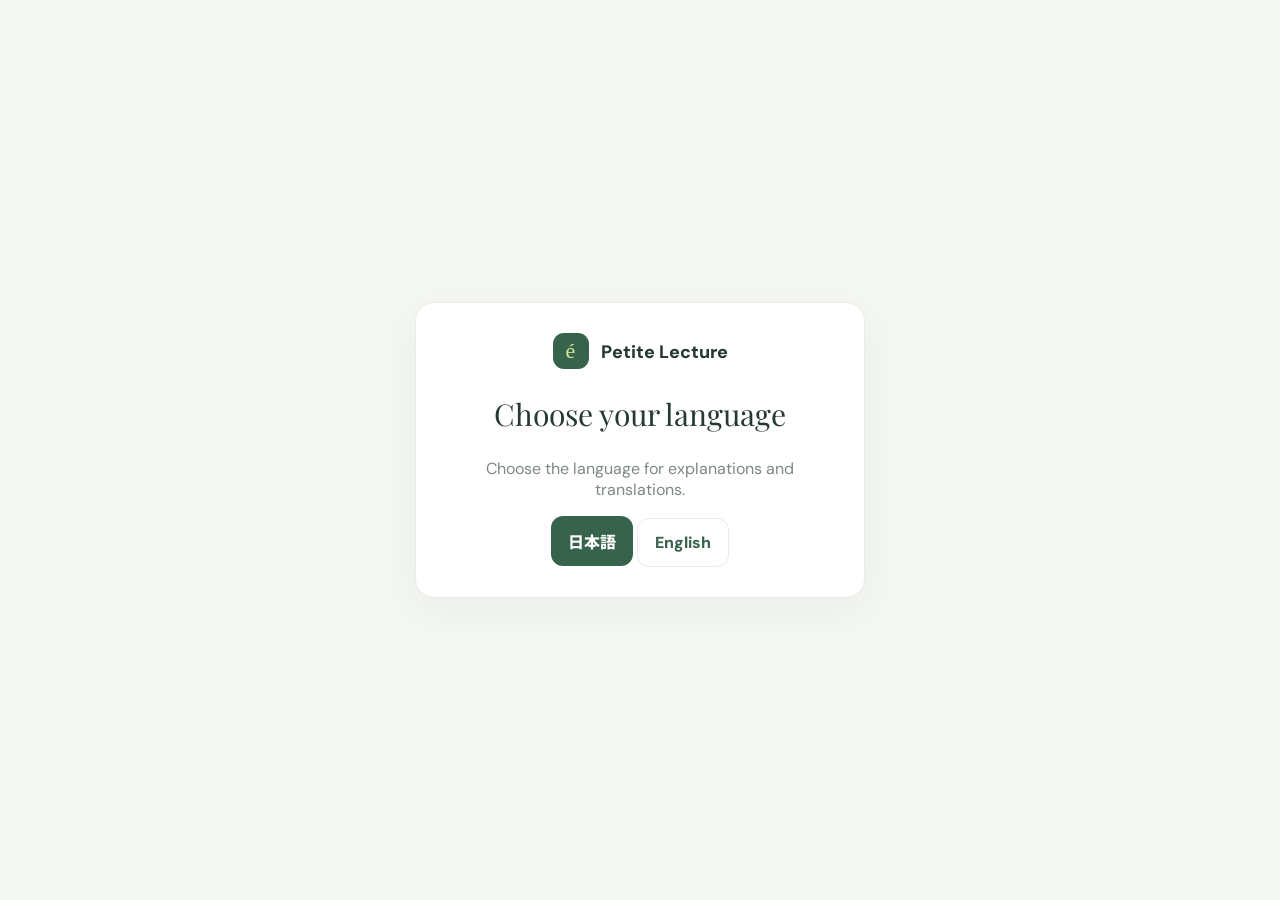
<file: index.html>
<!doctype html><html lang="ja"><head><meta charset="utf-8"><meta name="viewport" content="width=device-width,initial-scale=1,viewport-fit=cover"><meta name="theme-color" content="#37634d"><meta name="description" content="短いフランス語の物語を読みながら語句を学ぶアプリ"><link rel="manifest" href="manifest.webmanifest"><link rel="icon" href="icons/icon.svg" type="image/svg+xml"><link rel="apple-touch-icon" href="icons/icon.svg"><title>Petite Lecture</title><link rel="stylesheet" href="styles.css"><link rel="stylesheet" href="mobile.css"></head><body><div id="app"></div><script src="i18n/ui.js"></script><script src="books/sample-book/chapter-1.js"></script><script src="app.js"></script><script src="voice-picker.js"></script><script src="reading-enhancements.js"></script><script>if('serviceWorker'in navigator)window.addEventListener('load',()=>navigator.serviceWorker.register('./service-worker.js'));</script></body></html>
</file>
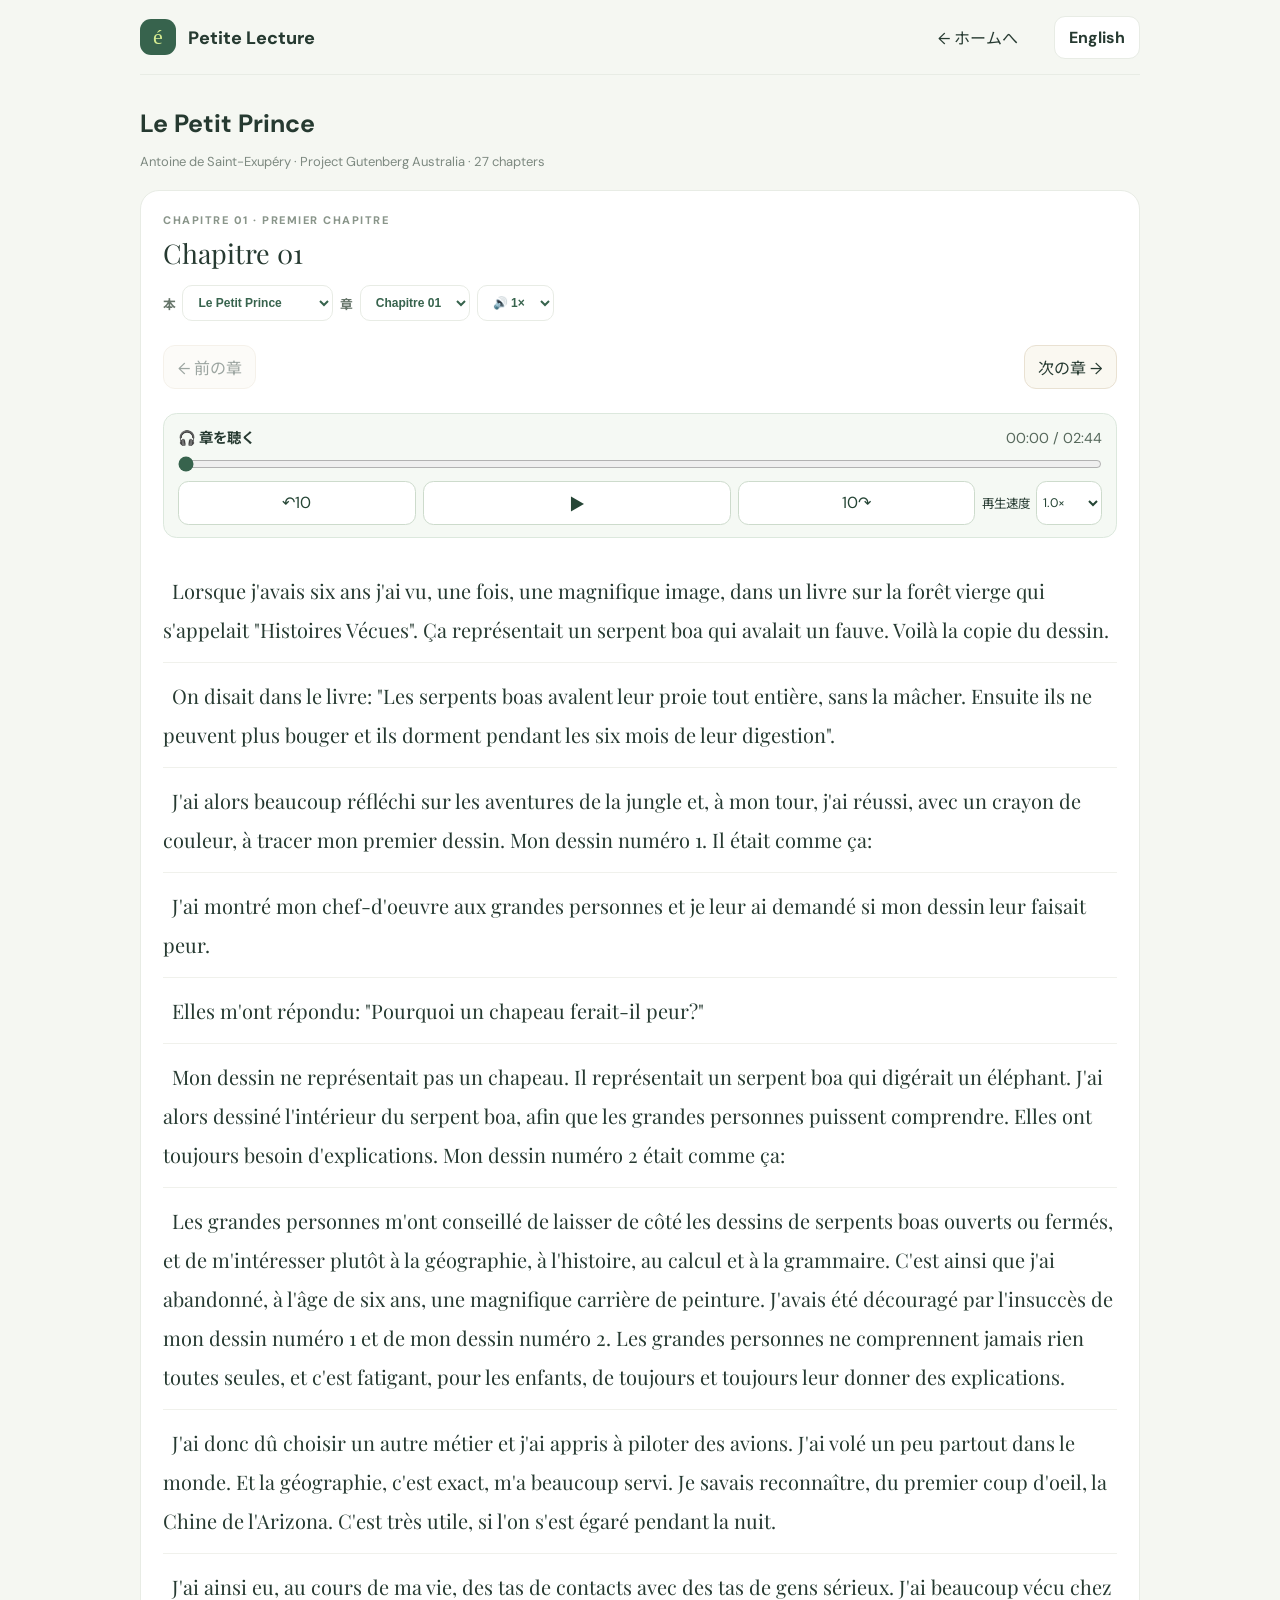
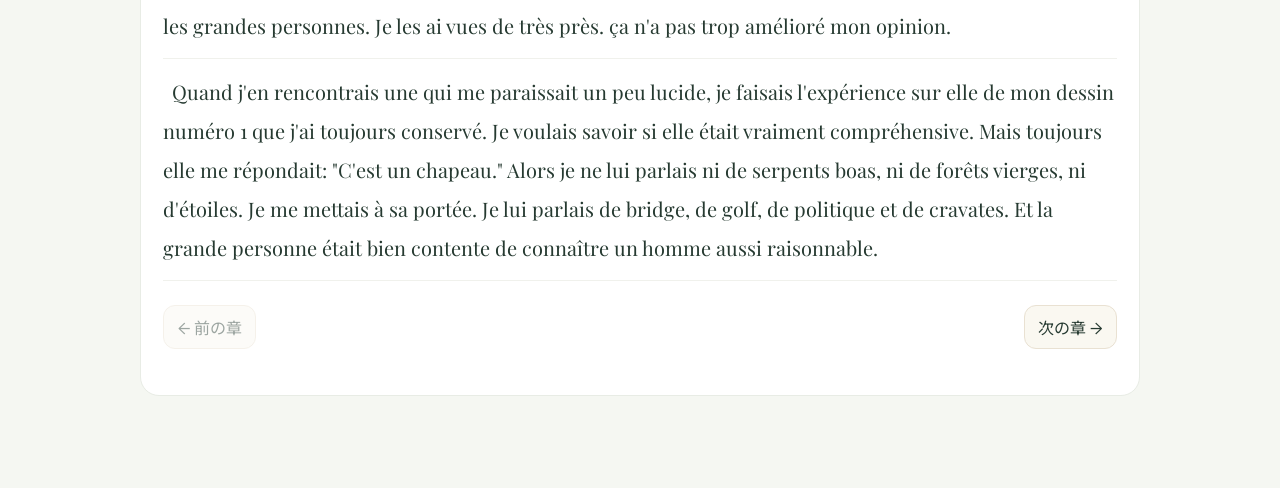
<file: reader.html>
<!doctype html>
<html lang="ja">
<head>
  <meta charset="utf-8">
  <meta name="viewport" content="width=device-width,initial-scale=1,viewport-fit=cover">
  <meta name="theme-color" content="#37634d">
  <title>Le Petit Prince · Petite Lecture</title>
  <link rel="icon" href="icons/icon.svg" type="image/svg+xml">
  <link rel="stylesheet" href="styles.css">
  <link rel="stylesheet" href="mobile.css">
  <link rel="stylesheet" href="books/le-petit-prince/reader.css">
</head>
<body>
  <div id="app"></div>
  <script src="books/le-petit-prince/loader.js"></script>
  <script src="reader-narration-player.js"></script>
  <script src="reader-release.js"></script>
  <script src="books/le-petit-prince/reader-view.js"></script>
  <script>render();</script>
</body>
</html>
</file>
<file: styles.css>
@import url('https://fonts.googleapis.com/css2?family=DM+Sans:wght@400;600;700;800&family=Noto+Sans+JP:wght@400;600;700&family=Playfair+Display:wght@600;700&display=swap');
:root{--ink:#263a31;--green:#37634d;--pale:#f5f7f2;--lime:#d5eb91;--muted:#7d8980;--line:#e8ece5}*{box-sizing:border-box}body{margin:0;background:var(--pale);color:var(--ink);font-family:'DM Sans','Noto Sans JP',sans-serif}button{font:inherit;cursor:pointer;color:inherit}.shell{max-width:1050px;margin:auto;padding:0 25px 60px}.top{height:75px;display:flex;align-items:center;gap:25px;border-bottom:1px solid var(--line)}.brand{font-weight:800;font-size:18px}.brand b{display:inline-grid;place-items:center;background:var(--green);color:var(--lime);border-radius:11px;width:36px;height:36px;margin-right:8px;font:22px Georgia}.nav{display:flex;gap:5px;margin-left:auto}.nav button,.lang{border:0;background:transparent;padding:10px 14px;border-radius:11px;color:var(--muted);font-weight:700}.nav .active,.nav button:hover{background:#e9efe6;color:var(--green)}.lang{border:1px solid var(--line);background:white;color:var(--ink)}main{padding:32px 0}.welcome{display:flex;justify-content:space-between;align-items:center;margin-bottom:23px}.eyebrow{font-size:11px;letter-spacing:1.5px;color:#89958a;font-weight:800;text-transform:uppercase}.welcome h1{font-size:28px;margin:8px 0 5px;letter-spacing:-.6px}.muted{color:var(--muted)}.streak,.metric,.progress,.mini,.reading,.aside,.quiz{background:white;border:1px solid var(--line);border-radius:19px;padding:18px}.streak{font-weight:800}.streak span{font-size:21px;margin-right:6px}.grid{display:grid;grid-template-columns:1.15fr .85fr;gap:15px}.hero{background:var(--green);color:white;border-radius:23px;padding:27px;min-height:228px;position:relative;overflow:hidden}.hero:after{content:'é';position:absolute;right:12px;bottom:-65px;font:220px Georgia;color:#ffffff0c}.hero label{font-size:11px;color:#e3f2c6;background:#ffffff1a;padding:7px 10px;border-radius:9px}.hero h2{font:34px 'Playfair Display',serif;margin:20px 0 6px}.hero p{color:#d4dfd7;font-size:13px}.primary,.secondary,.next{border:0;border-radius:12px;padding:13px 17px;font-weight:800}.primary{background:var(--lime);position:relative}.secondary{background:white;color:var(--green);border:1px solid var(--line)}.metrics{display:grid;grid-template-columns:1fr 1fr;gap:12px}.metric{min-height:105px}.metric strong{display:block;font-size:29px;margin:8px 0 1px}.metric span{font-size:12px;color:var(--muted)}.head{display:flex;align-items:center;justify-content:space-between;margin:25px 0 12px}.head h3{margin:0;font-size:16px}.bars{display:grid;grid-template-columns:repeat(4,1fr);gap:15px}.barlabel{display:flex;justify-content:space-between;font-size:11px;color:var(--muted);margin-bottom:7px}.track{height:7px;border-radius:9px;background:#edf0e9;overflow:hidden}.fill{height:100%;background:#a8c876}.lower{display:grid;grid-template-columns:1fr 1fr;gap:14px;margin-top:14px}.mini h3{font-size:14px;margin:0 0 11px}.quote{font:20px 'Playfair Display',serif}.quote small{display:block;font:12px 'DM Sans',sans-serif;color:var(--muted);margin-top:7px}.pageTitle{margin-bottom:20px}.pageTitle h1{font-size:25px;margin:0 0 5px}.pageTitle p{font-size:13px;color:var(--muted)}.quizWrap{max-width:700px;margin:auto}.quizMeta{display:flex;justify-content:space-between;color:var(--muted);font-size:13px;margin:0 0 9px}.quiz{padding:30px;box-shadow:0 12px 40px #203d270c}.french{font:36px 'Playfair Display',serif;margin:8px 0 20px}.prompt{color:var(--muted);font-size:14px;margin:18px 0 7px}.choices{display:grid;gap:10px}.choice{padding:14px 16px;text-align:left;background:white;border:1.5px solid var(--line);border-radius:13px;min-height:52px;font-weight:600}.choice:hover{border-color:#9dbd69}.choice.good{background:#edf6e9;border-color:#75a65b}.choice.bad{background:#fff0ec;border-color:#df9788}.feedback{margin-top:14px;padding:13px;border-radius:12px;font-weight:700}.ok{background:#edf6e9;color:#46774c}.no{background:#fff0ec;color:#a14e41}.foot{display:flex;justify-content:space-between;align-items:center;margin-top:16px;font-size:12px;color:var(--muted)}.next{background:var(--green);color:white}.next:disabled{opacity:.35}.speaker,.smallbtn{background:white;border:1px solid var(--line);border-radius:50%;width:39px;height:39px;font-size:16px}.smallbtn{width:auto;height:auto;border-radius:10px;padding:9px 11px;font-size:12px;color:var(--green);font-weight:700}.readgrid{display:grid;grid-template-columns:1.25fr .75fr;gap:15px}.reading,.aside{padding:22px}.storytitle{font:27px 'Playfair Display',serif;margin:8px 0}.sentence{font:20px/1.8 'Playfair Display',serif;padding:13px 0;border-bottom:1px solid #f0f1ec}.word{font:inherit;border:0;background:transparent;padding:2px;border-radius:4px}.word:hover{background:#edf4de}.trans{display:block;font:13px 'DM Sans','Noto Sans JP',sans-serif;color:var(--muted)}.detail{background:#f4f7ee;padding:13px;border-radius:12px;margin-top:14px;font-size:13px;line-height:1.6}.detail strong{font:19px 'Playfair Display',serif}.detail p{margin:6px 0;color:var(--green)}.aside h3{margin:0 0 12px}.asideRow{display:flex;justify-content:space-between;font-size:12px;margin:13px 0}.controls{display:flex;gap:7px;flex-wrap:wrap;margin:14px 0}.optionLabel{font-size:10px;color:var(--muted);letter-spacing:1px}.done{text-align:center;padding:35px}.done h1{font:30px 'Playfair Display',serif}.empty{color:var(--muted);font-size:13px}.first{min-height:100vh;display:grid;place-items:center;padding:20px}.first .quiz{text-align:center;max-width:450px;width:100%}.first h1{font:30px 'Playfair Display',serif}@media(max-width:700px){.shell{padding:0 15px 70px}.top{height:65px;gap:6px}.brand{font-size:14px}.brand b{width:32px;height:32px}.nav{position:fixed;z-index:3;bottom:0;left:0;right:0;background:#fffffff2;border-top:1px solid var(--line);justify-content:space-around;padding:7px 4px env(safe-area-inset-bottom,7px);backdrop-filter:blur(10px)}.nav button{font-size:11px;padding:10px}.main{padding-top:23px}.welcome h1{font-size:23px}.streak{font-size:11px;padding:9px}.grid{grid-template-columns:1fr}.hero{min-height:210px}.hero h2{font-size:30px}.lower{grid-template-columns:1fr}.bars{grid-template-columns:1fr 1fr}.readgrid{grid-template-columns:1fr}.quiz{padding:22px 17px}.french{font-size:29px}.sentence{font-size:18px}.aside{order:2}}

.install{border:0;border-radius:10px;background:var(--green);color:white;padding:9px 12px;font-size:12px;font-weight:700;white-space:nowrap}@media(max-width:700px){.top{flex-wrap:wrap}.install{margin-left:auto;padding:8px 10px}.lang{padding:8px 10px}}

.speechNotice{position:fixed;z-index:5;left:50%;bottom:85px;transform:translateX(-50%);width:min(92vw,460px);padding:13px 16px;border-radius:12px;background:#263a31;color:white;box-shadow:0 8px 28px #203d2733;font-size:13px;line-height:1.5}@media(min-width:701px){.speechNotice{bottom:24px}}.hero:after{pointer-events:none}

.nav .readerHomeLink { display: inline-flex; align-items: center; min-height: 40px; padding: .4rem .7rem; color: inherit; text-decoration: none; border-radius: .55rem; }
.nav .readerHomeLink:hover, .nav .readerHomeLink:focus-visible { background: #edf4ec; }
</file>
<file: mobile.css>
/* Touch-friendly layout for current iPhone Safari viewports. */
.hero::after{pointer-events:none}
@media(max-width:700px){
  .shell{padding-top:env(safe-area-inset-top)}
  .nav button{min-height:44px;min-width:70px;touch-action:manipulation}
  .primary,.secondary,.smallbtn,.speaker,.word{touch-action:manipulation}
  .controls select{max-width:100%}
}
</file>
<file: books/le-petit-prince/reader.css>
#app .pgaBookContent .controls {
  align-items: center;
}

#app .bookSelectorLabel {
  display: inline-flex;
  align-items: center;
  gap: 0.4rem;
  color: #66756a;
  font-size: 0.8rem;
  font-weight: 700;
}

#app .bookSelectorLabel select {
  max-width: min(72vw, 22rem);
}

#app .pgaBookContent .sourceLanguageNote {
  margin: 0.6rem 0 1.5rem;
  font-size: 0.85rem;
}

#app .pgaBookContent .sourceParagraphText {
  margin: 0;
  line-height: 1.95;
  text-indent: 0.45em;
}

#app .pgaBookContent .sentence {
  scroll-margin-top: 5rem;
}

#app .pgaBookContent .readerChapterNav {
  display: flex;
  justify-content: space-between;
  gap: 0.75rem;
  margin: 1.5rem 0;
}

#app .pgaBookContent .readerChapterNav button {
  min-height: 44px;
  padding: 0.55rem 0.85rem;
  border: 1px solid #e9e1d2;
  background: #faf8f1;
  border-radius: 0.75rem;
  font: inherit;
}

#app .pgaBookContent .readerChapterNav button:disabled {
  opacity: 0.45;
  cursor: default;
}

#app .readerNarration { margin: .4rem 0 1.25rem; padding: .75rem .9rem; border: 1px solid #dce8dd; border-radius: .85rem; background: #f5f9f4; }
#app .readerNarrationHeading { display: flex; justify-content: space-between; align-items: baseline; gap: .65rem; font-size: .9rem; }
#app .readerNarrationTime { flex: none; font-variant-numeric: tabular-nums; color: #56685b; }
#app .readerNarrationSeek { display: block; width: 100%; margin: .55rem 0; accent-color: #37634d; }
#app .readerNarrationControls { display: grid; grid-template-columns: minmax(44px,1fr) minmax(52px,1.3fr) minmax(44px,1fr) minmax(108px,auto); gap: .45rem; align-items: center; }
#app .readerNarrationControls button, #app .readerNarrationControls select { min-height: 44px; border: 1px solid #cddbcc; border-radius: .65rem; background: white; color: #254535; font: inherit; }
#app .readerNarrationControls button { cursor: pointer; }
#app .readerNarrationControls button:disabled { opacity: .55; cursor: default; }
#app .readerNarrationControls label { display: flex; align-items: center; gap: .35rem; white-space: nowrap; font-size: .78rem; }
#app .readerNarrationControls select { min-width: 0; width: 4.1rem; padding: 0 .15rem; }
#app .readerNarrationStatus { display: block; font-size: .78rem; color: #8c3f32; }
#app .readerNarrationStatus:empty { display: none; }
@media (max-width: 380px) { #app .readerNarrationControls { grid-template-columns: repeat(3, minmax(0,1fr)); } #app .readerNarrationControls label { grid-column: 1 / -1; justify-self: end; } }

#app .pgaChapterText [data-sentence-id] { cursor: pointer; border-radius: .2rem; }
#app .pgaChapterText [data-sentence-id]:focus-visible { outline: 2px solid #37634d; outline-offset: 2px; }
#app .readerReleaseCard { margin: 1rem 0; padding: .75rem .9rem; border: 1px solid #dce8dd; border-radius: .8rem; background: #fafcf8; }
#app .readerReleaseCard[hidden] { display: none; }
#app .readerReleaseCardHeading { display: flex; align-items: center; gap: .5rem; }
#app .readerReleaseCardHeading strong { flex: 1; }
#app .readerReleaseCard button { min-height: 38px; border: 1px solid #cddbcc; border-radius: .5rem; background: white; font: inherit; cursor: pointer; }
#app .readerReleasePhrases { display: flex; flex-wrap: wrap; gap: .4rem; margin-top: .6rem; }
#app .readerReleasePhrases button { padding: .3rem .5rem; }
</file>
